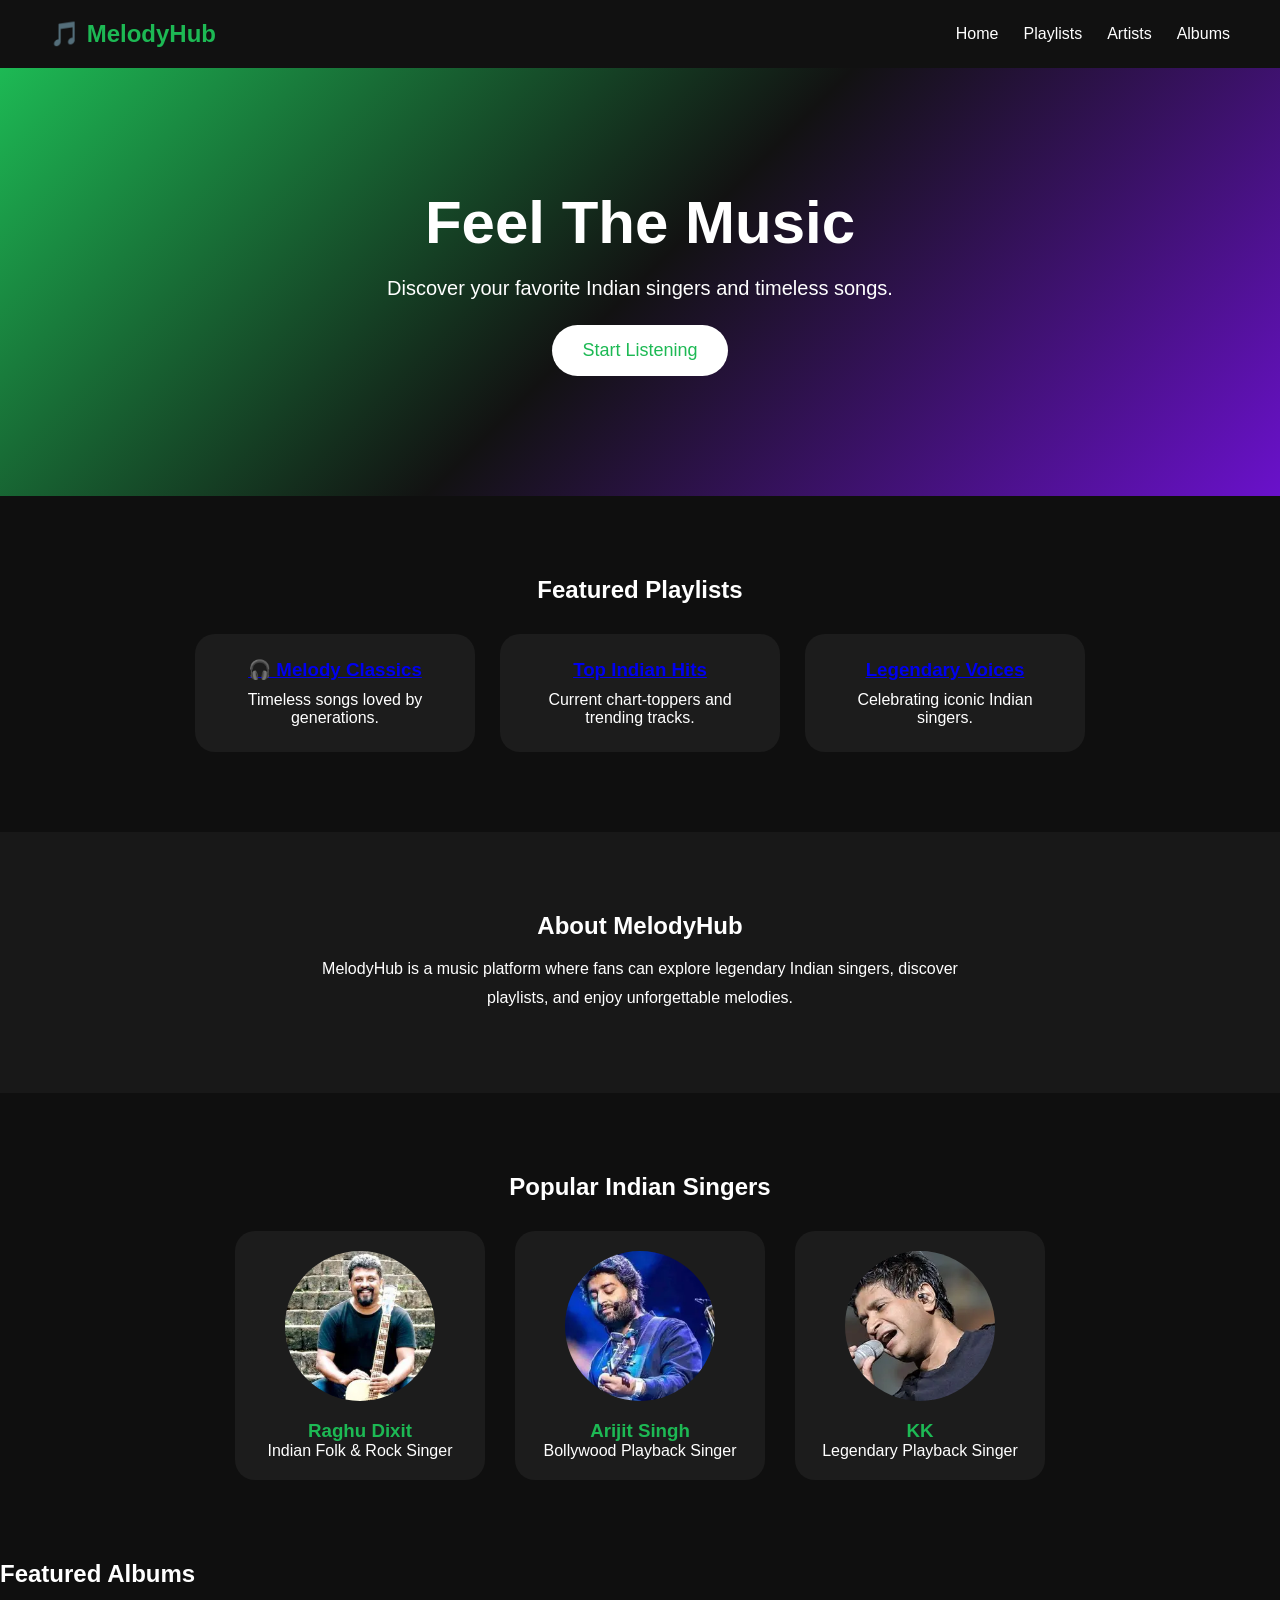
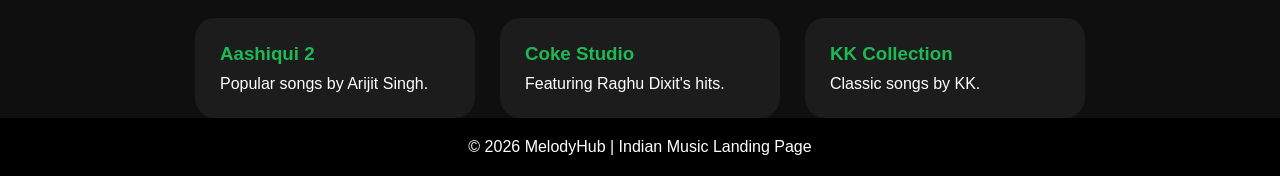
<file: index.html>
<!DOCTYPE html>
<html lang="en">
<head>
    <meta charset="UTF-8">
    <meta name="viewport" content="width=device-width, initial-scale=1.0">
    <title>MelodyHub | Indian Music</title>
    <link rel="stylesheet" href="style.css">
</head>
<body>

    <!-- Navbar -->
    <nav>
        <h1>🎵 MelodyHub</h1>

        <ul>
            <li><a href="#home">Home</a></li>
            <li><a href="#playlists">Playlists</a></li>
            <li><a href="#artists">Artists</a></li>
            <li><a href="#albums">Albums</a></li>
        </ul>
    </nav>

    <!-- Hero Section -->
    <section class="hero" id="home">

        <h2>Feel The Music</h2>

        <p>
            Discover your favorite Indian singers and timeless songs.
        </p>

        <button onclick="location.href='#artists'">
    Start Listening
</button>

    </section>

    <!-- Playlists -->
    <section class="playlists" id="playlists">

        <h2>Featured Playlists</h2>

        <div class="playlist-container">

            <div class="card">
    <h3>
        <a href="melodyclassics.html">🎧 Melody Classics</a>
    </h3>
    <p>Timeless songs loved by generations.</p>
</div>

            <div class="card">
                <h3><a href="topindianhits.html"> Top Indian Hits</a></h3>
                <p>Current chart-toppers and trending tracks.</p>
            </div>

            <div class="card">
                <h3><a href="legendaryvoices.html"> Legendary Voices</a></h3>
                <p>Celebrating iconic Indian singers.</p>
            </div>

        </div>

    </section>

    <!-- About -->
    <section class="about">

        <h2>About MelodyHub</h2>

        <p>
            MelodyHub is a music platform where fans can explore legendary Indian singers,
            discover playlists, and enjoy unforgettable melodies.
        </p>

    </section>

    <!-- Artists -->
    <section class="artists" id="artists">

        <h2>Popular Indian Singers</h2>

        <div class="artist-container">

            <div class="artist-card">

                <img src="images/raghudixit.jpg" alt="Raghu Dixit">
                <h3>
                    <a href="raghudixit.html">Raghu Dixit</a>
                </h3>

                <p>Indian Folk & Rock Singer</p>

            </div>

            <div class="artist-card">

                <img src="images/arijit.jpg" alt="Arijit Singh">
                <h3>
                    <a href="arijit.html">Arijit Singh</a>
                </h3>

                <p>Bollywood Playback Singer</p>

            </div>

            <div class="artist-card">

                <img src="images/kk.jpg" alt="KK">

                <h3>
                    <a href="kk.html">KK</a>
                </h3>

                <p>Legendary Playback Singer</p>

            </div>

        </div>

    </section>

    <section class="albums" id="albums">
    <h2>Featured Albums</h2>

    <div class="playlist-container">

        <div class="card">
            <h3>Aashiqui 2</h3>
            <p>Popular songs by Arijit Singh.</p>
        </div>

        <div class="card">
            <h3>Coke Studio</h3>
            <p>Featuring Raghu Dixit's hits.</p>
        </div>

        <div class="card">
            <h3>KK Collection</h3>
            <p>Classic songs by KK.</p>
        </div>

    </div>
</section>

    <!-- Footer -->
    <footer>

        <p>
            © 2026 MelodyHub | Indian Music Landing Page
        </p>

    </footer>

</body>
</html>
</file>
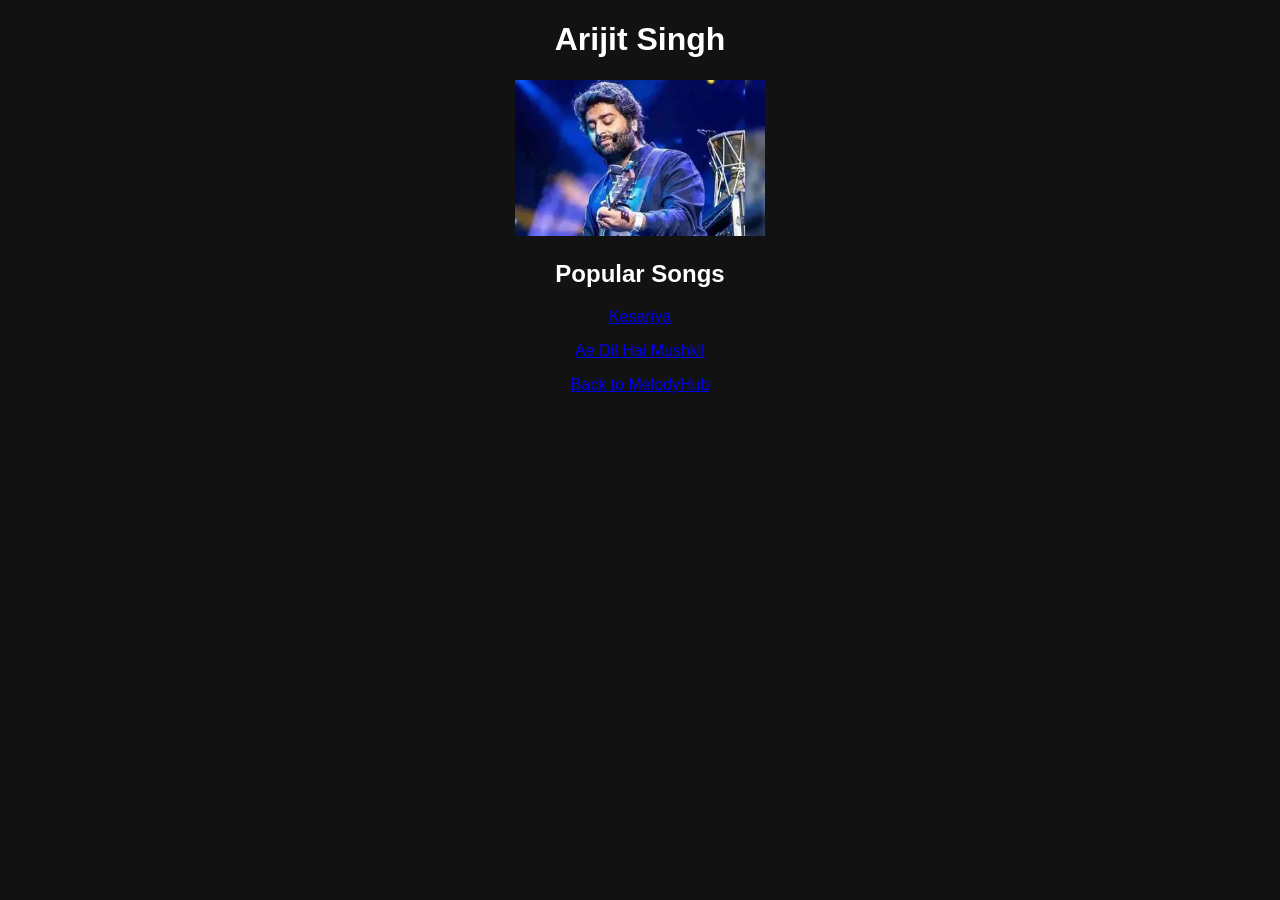
<file: arijit.html>
<!DOCTYPE html>
<html>
<head>
    <title>Arijit Singh</title>
</head>
<body style="font-family:Arial; text-align:center; background:#121212; color:white;">

    <h1> Arijit Singh</h1>

    <img src="images/arijit.jpg" width="250">

    <h2>Popular Songs</h2>

    <p>
        <a href="https://www.youtube.com/results?search_query=Kesariya+Arijit+Singh"
        target="_blank">
         Kesariya
        </a>
    </p>

    <p>
        <a href="https://www.youtube.com/results?search_query=Ae+Dil+Hai+Mushkil+Arijit+Singh"
        target="_blank">
         Ae Dil Hai Mushkil
        </a>
    </p>

    <p>
        <a href="index.html"> Back to MelodyHub</a>
    </p>

</body>
</html>
</file>
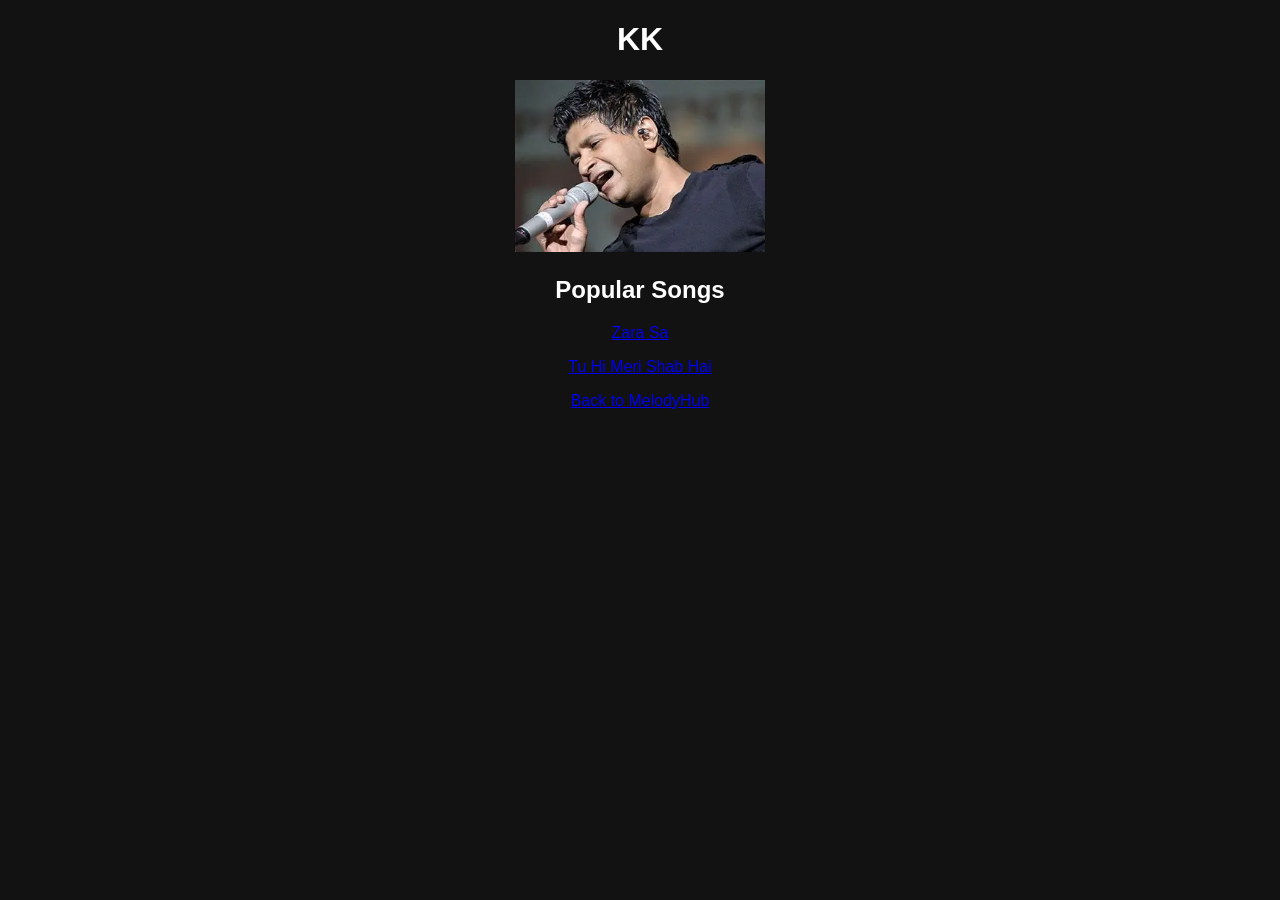
<file: kk.html>
<!DOCTYPE html>
<html>
<head>
    <title>KK</title>
</head>
<body style="font-family:Arial; text-align:center; background:#121212; color:white;">

    <h1> KK</h1>

    <img src="images/kk.jpg" width="250">

    <h2>Popular Songs</h2>

    <p>
        <a href="https://www.youtube.com/results?search_query=Zara+Sa+KK"
        target="_blank">
         Zara Sa
        </a>
    </p>

    <p>
        <a href="https://www.youtube.com/results?search_query=Tu+Hi+Meri+Shab+KK"
        target="_blank">
         Tu Hi Meri Shab Hai
        </a>
    </p>

    <p>
        <a href="index.html"> Back to MelodyHub</a>
    </p>

</body>
</html>
</file>
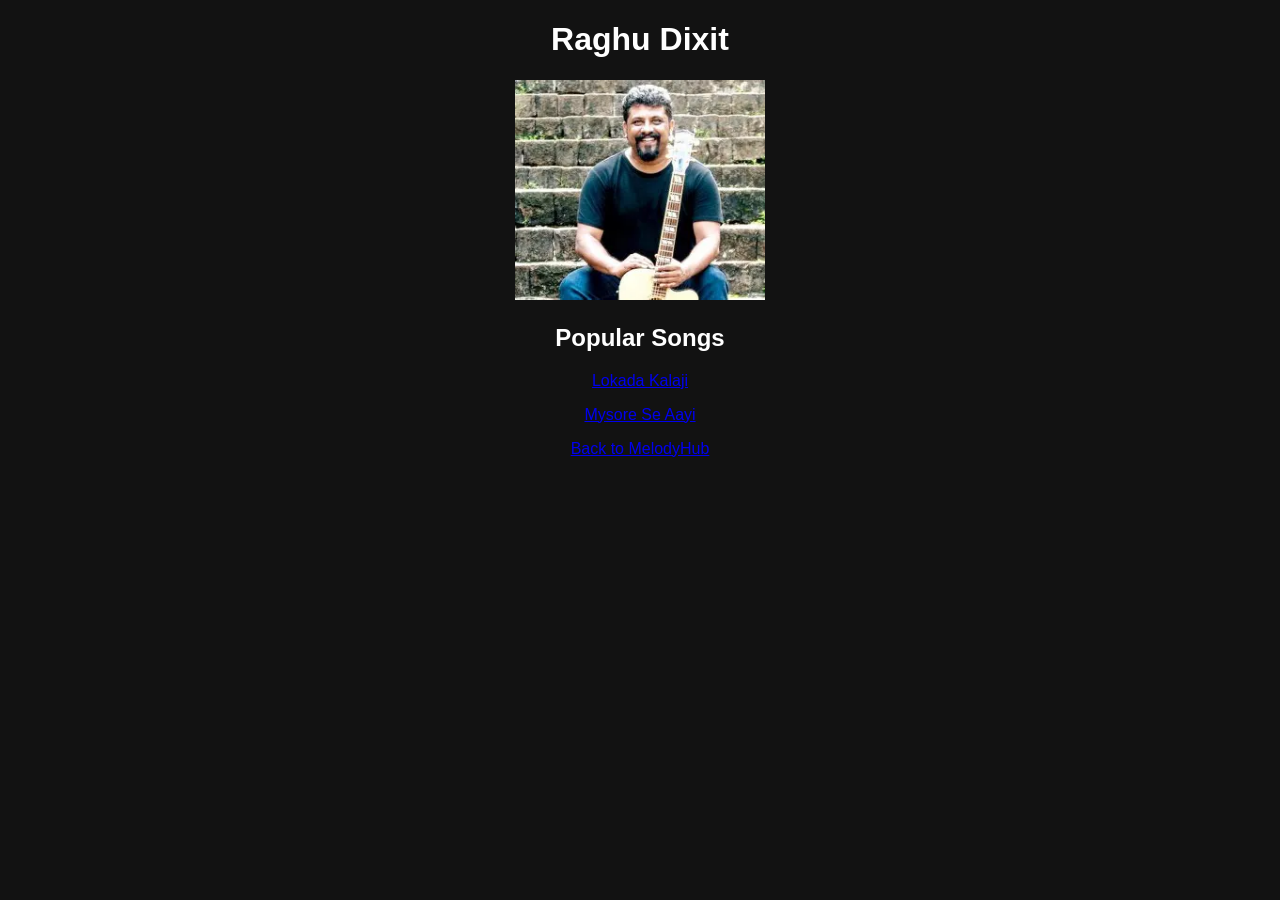
<file: raghudixit.html>
<!DOCTYPE html>
<html>
<head>
    <title>Raghu Dixit</title>
</head>
<body style="font-family:Arial; text-align:center; background:#121212; color:white;">

    <h1> Raghu Dixit</h1>

    <img src="images/raghudixit.jpg" width="250">

    <h2>Popular Songs</h2>

    <p>
        <a href="https://www.youtube.com/results?search_query=Lokada+Kalaji+Raghu+Dixit"
        target="_blank">
         Lokada Kalaji
        </a>
    </p>

    <p>
        <a href="https://www.youtube.com/results?search_query=Mysore+Se+Aayi+Raghu+Dixit"
        target="_blank">
        Mysore Se Aayi
        </a>
    </p>

    <p>
        <a href="index.html"> Back to MelodyHub</a>
    </p>

</body>
</html>
</file>
<file: style.css>
*{
    margin:0;
    padding:0;
    box-sizing:border-box;
    font-family:'Segoe UI',sans-serif;
}

html{
    scroll-behavior:smooth;
}

body{
    background:#0f0f0f;
    color:white;
}

/* Navbar */

nav{
    display:flex;
    justify-content:space-between;
    align-items:center;
    padding:20px 50px;
    background:#111;
    position:sticky;
    top:0;
    z-index:1000;
}

nav h1{
    color:#1DB954;
}

nav ul{
    display:flex;
    list-style:none;
}

nav ul li{
    margin-left:25px;
}

nav ul li a{
    color:white;
    text-decoration:none;
    transition:0.3s;
}

nav ul li a:hover{
    color:#1DB954;
}

/* Hero */

.hero{
    text-align:center;
    padding:120px 20px;
    background:linear-gradient(135deg,#1DB954,#121212,#6a11cb);
}

.hero h2{
    font-size:60px;
    margin-bottom:20px;
}

.hero p{
    font-size:20px;
    margin-bottom:25px;
}

.hero button{
    padding:15px 30px;
    border:none;
    border-radius:30px;
    background:white;
    color:#1DB954;
    font-size:18px;
    cursor:pointer;
    transition:0.3s;
}

.hero button:hover{
    transform:scale(1.1);
}

/* Playlists */

.playlists{
    padding:80px 20px;
    text-align:center;
}

.playlist-container{
    display:flex;
    justify-content:center;
    gap:25px;
    flex-wrap:wrap;
    margin-top:30px;
}

.card{
    background:#1c1c1c;
    width:280px;
    padding:25px;
    border-radius:20px;
    transition:0.3s;
}

.card:hover{
    transform:translateY(-10px);
}

.card h3{
    color:#1DB954;
    margin-bottom:10px;
}

/* About */

.about{
    padding:80px 20px;
    text-align:center;
    background:#181818;
}

.about p{
    max-width:700px;
    margin:auto;
    margin-top:15px;
    line-height:1.8;
}

/* Artists */

.artists{
    padding:80px 20px;
    text-align:center;
}

.artist-container{
    display:flex;
    justify-content:center;
    gap:30px;
    flex-wrap:wrap;
    margin-top:30px;
}

.artist-card{
    background:#1c1c1c;
    width:250px;
    padding:20px;
    border-radius:20px;
    transition:0.3s;
}

.artist-card:hover{
    transform:scale(1.05);
}

.artist-card img{
    width:150px;
    height:150px;
    object-fit:cover;
    border-radius:50%;
    margin-bottom:15px;
}

.artist-card a{
    text-decoration:none;
    color:#1DB954;
}

.artist-card a:hover{
    color:white;
}

/* Contact */

.contact{
    padding:80px 20px;
    text-align:center;
    background:#181818;
}

.contact form{
    max-width:500px;
    margin:auto;
    display:flex;
    flex-direction:column;
    gap:15px;
    margin-top:20px;
}

.contact input,
.contact textarea{
    padding:15px;
    border:none;
    border-radius:10px;
}

.contact button{
    padding:15px;
    border:none;
    border-radius:30px;
    background:#1DB954;
    color:white;
    cursor:pointer;
}

/* Footer */

footer{
    background:black;
    text-align:center;
    padding:20px;
}

/* Mobile */

@media(max-width:768px){

    nav{
        flex-direction:column;
    }

    nav ul{
        margin-top:15px;
    }

    .hero h2{
        font-size:40px;
    }
}.card-link{
    text-decoration:none;
    color:white;
}
</file>
